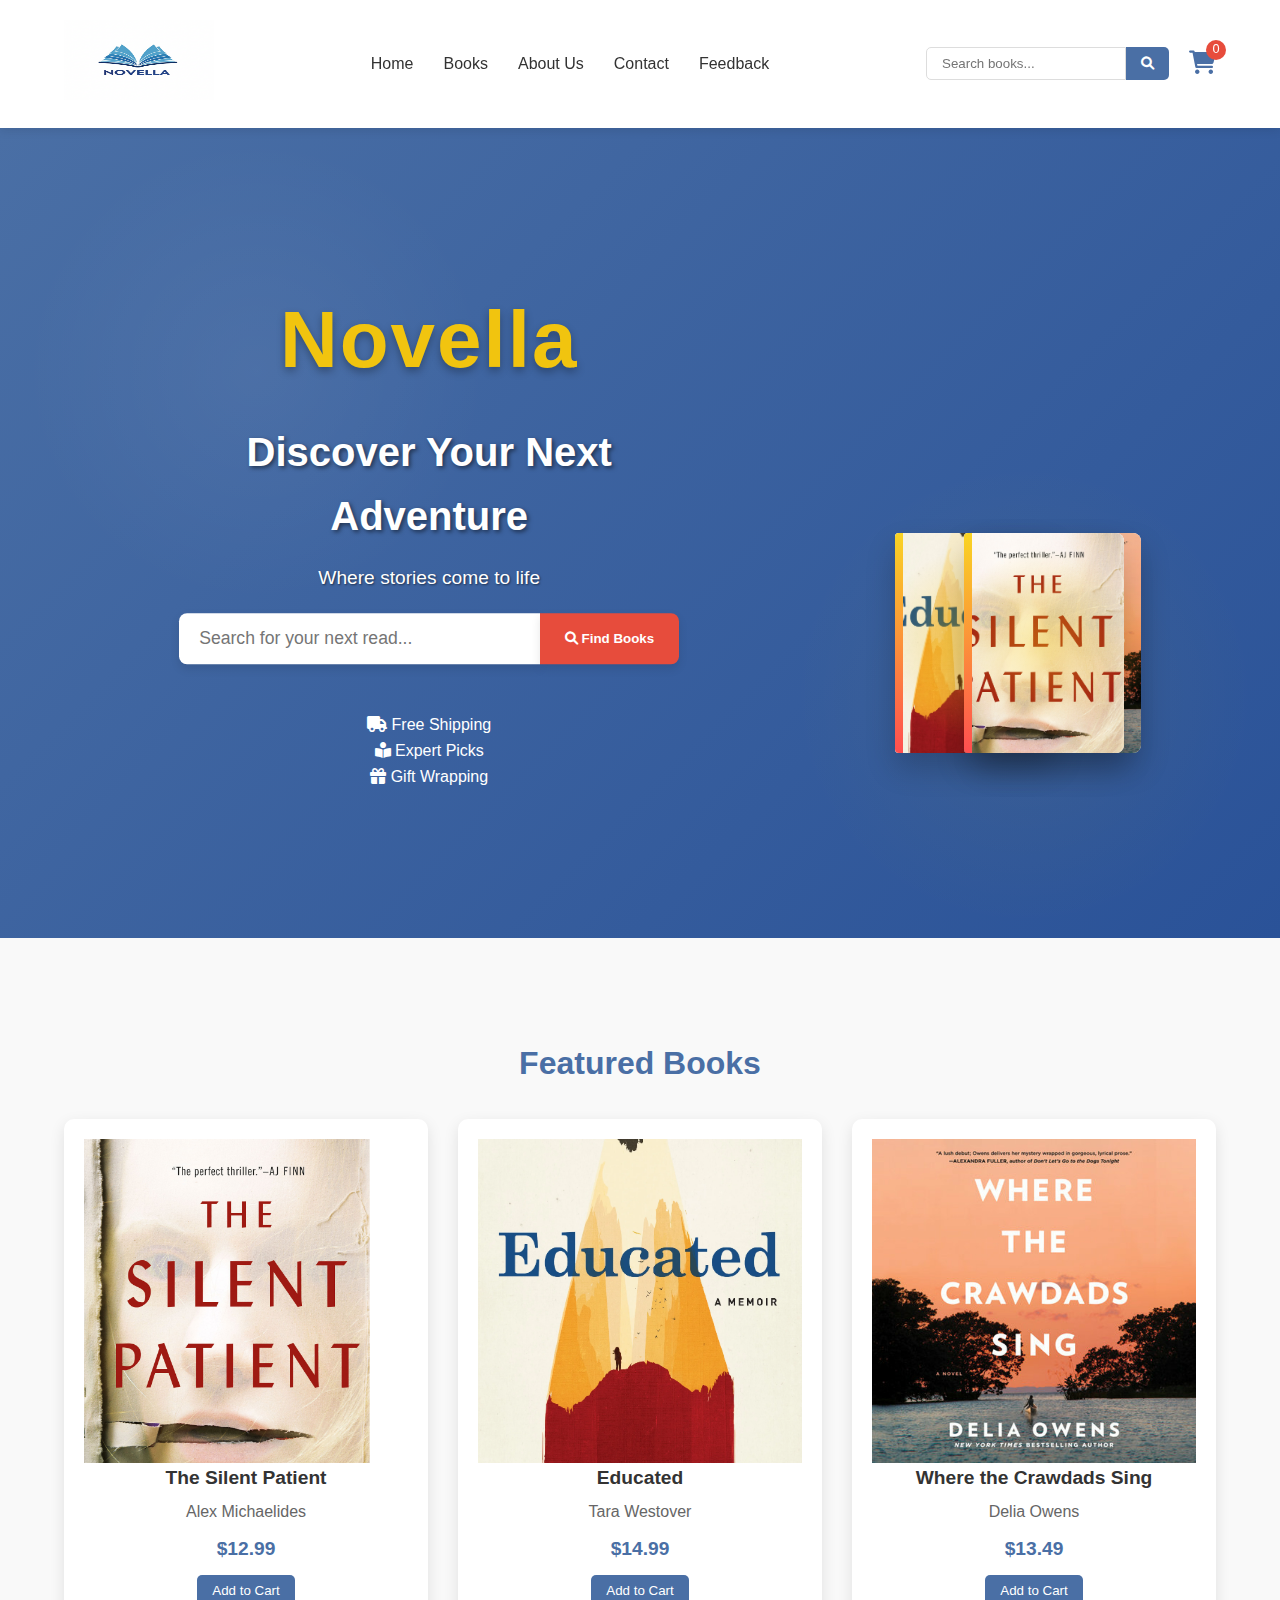
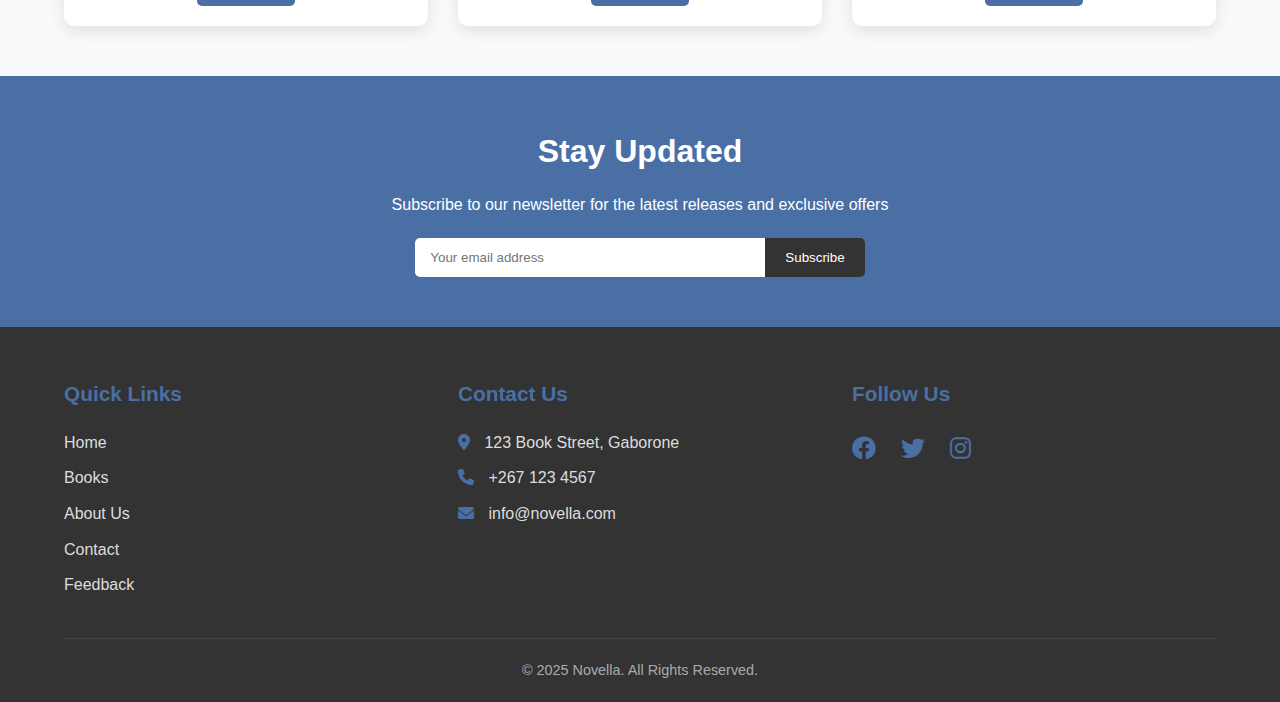
<file: index.html>
<!DOCTYPE html>
<html lang="en">
<head>
    <meta charset="UTF-8">
    <meta name="viewport" content="width=device-width, initial-scale=1.0">
    <title>Novella - Your Literary Paradise</title>
    <link rel="stylesheet" href="css/style.css">
    <link rel="stylesheet" href="https://cdnjs.cloudflare.com/ajax/libs/font-awesome/6.0.0-beta3/css/all.min.css">
</head>
<body>
    <header>
        <div class="logo-container">
            <img src="images/logo.png" alt="Novella Logo" width="150" height="80">
        </div>
        <nav>
            <ul>
                <li><a href="index.html">Home</a></li>
                <li><a href="books.html">Books</a></li>
                <li><a href="about.html">About Us</a></li>
                <li><a href="contact.html">Contact</a></li>
                <li><a href="feedback.html">Feedback</a></li>
            </ul>
        </nav>
        <div class="search-cart">
            <div class="search-box">
                <input type="text" placeholder="Search books...">
                <button><i class="fas fa-search"></i></button>
            </div>
            <div class="cart">
                <i class="fas fa-shopping-cart"></i>
                <span class="cart-count">0</span>
            </div>
        </div>
    </header>

    <section class="hero">
        <div class="hero-background">
            <!-- Animated particles will be added by JavaScript -->
        </div>
        
        <div class="hero-content">
            <div class="hero-text">
                <div class="store-name">Novella</div>
                <h1 class="hero-title">Discover Your Next Adventure</h1>
                <p class="hero-subtitle">Where stories come to life</p>
                
                <div class="hero-search">
                    <input type="text" placeholder="Search for your next read...">
                    <button><i class="fas fa-search"></i> Find Books</button>
                </div>
                
                <div class="hero-highlights">
                    <div class="highlight-item">
                        <i class="fas fa-truck"></i>
                        <span>Free Shipping</span>
                    </div>
                    <div class="highlight-item">
                        <i class="fas fa-book-reader"></i>
                        <span>Expert Picks</span>
                    </div>
                    <div class="highlight-item">
                        <i class="fas fa-gift"></i>
                        <span>Gift Wrapping</span>
                    </div>
                </div>
            </div>
            
            <!-- Floating books container on the right -->
            <div class="floating-books-container">
                <div class="floating-book" style="--delay: 0s">
                    <img src="images/books/book1.png" alt="Featured Book">
                    <div class="book-glow"></div>
                </div>
                <div class="floating-book" style="--delay: 0.4s">
                    <img src="images/books/book2.png" alt="Featured Book">
                    <div class="book-glow"></div>
                </div>
                <div class="floating-book" style="--delay: 0.8s">
                    <img src="images/books/book3.png" alt="Featured Book">
                    <div class="book-glow"></div>
                </div>
            </div>
        </div>
    </section>
    <section class="featured-books">
        <h2>Featured Books</h2>
        <div class="book-grid">
            <div class="book-card">
                <img 
                src="images/books/book1.png" 
                alt="The Silent Patient" 
                style="max-width: 100%; height: auto; display: block;"
                >
                <h3>The Silent Patient</h3>
                <p>Alex Michaelides</p>
                <div class="price">$12.99</div>
                <button class="add-to-cart">Add to Cart</button>
            </div>
            <div class="book-card">
                <img 
                            
                src="images/books/book2.png" 
                alt="Educated" 
                style="max-width: 100%; height: auto; display: block;"
                >
                <h3>Educated</h3>
                <p>Tara Westover</p>
                <div class="price">$14.99</div>
                <button class="add-to-cart">Add to Cart</button>
            </div>
            <div class="book-card">
                <img 
                src="images/books/book3.png" 
                alt="Where the Crawdads Sing" 
                style="max-width: 100%; height: auto; display: block;"
                >
                <h3>Where the Crawdads Sing</h3>
                <p>Delia Owens</p>
                <div class="price">$13.49</div>
                <button class="add-to-cart">Add to Cart</button>
            </div>
        </div>
    </section>

    <section class="newsletter">
        <h2>Stay Updated</h2>
        <p>Subscribe to our newsletter for the latest releases and exclusive offers</p>
        <form>
            <input type="email" placeholder="Your email address" required>
            <button type="submit">Subscribe</button>
        </form>
    </section>

    <footer>
        <div class="footer-content">
            <div class="footer-section">
                <h3>Quick Links</h3>
                <ul>
                    <li><a href="index.html">Home</a></li>
                    <li><a href="books.html">Books</a></li>
                    <li><a href="about.html">About Us</a></li>
                    <li><a href="contact.html">Contact</a></li>
                    <li><a href="feedback.html">Feedback</a></li>
                </ul>
            </div>
            <div class="footer-section">
                <h3>Contact Us</h3>
                <p><i class="fas fa-map-marker-alt"></i> 123 Book Street, Gaborone</p>
                <p><i class="fas fa-phone"></i> +267 123 4567</p>
                <p><i class="fas fa-envelope"></i> info@novella.com</p>
            </div>
            <div class="footer-section">
                <h3>Follow Us</h3>
                <div class="social-icons">
                    <a href="#"><i class="fab fa-facebook"></i></a>
                    <a href="#"><i class="fab fa-twitter"></i></a>
                    <a href="#"><i class="fab fa-instagram"></i></a>
                </div>
            </div>
        </div>
        <div class="footer-bottom">
            <p>&copy; 2025 Novella. All Rights Reserved.</p>
        </div>
    </footer>

    <script src="js/script.js"></script>
</body>
</html>
</file>
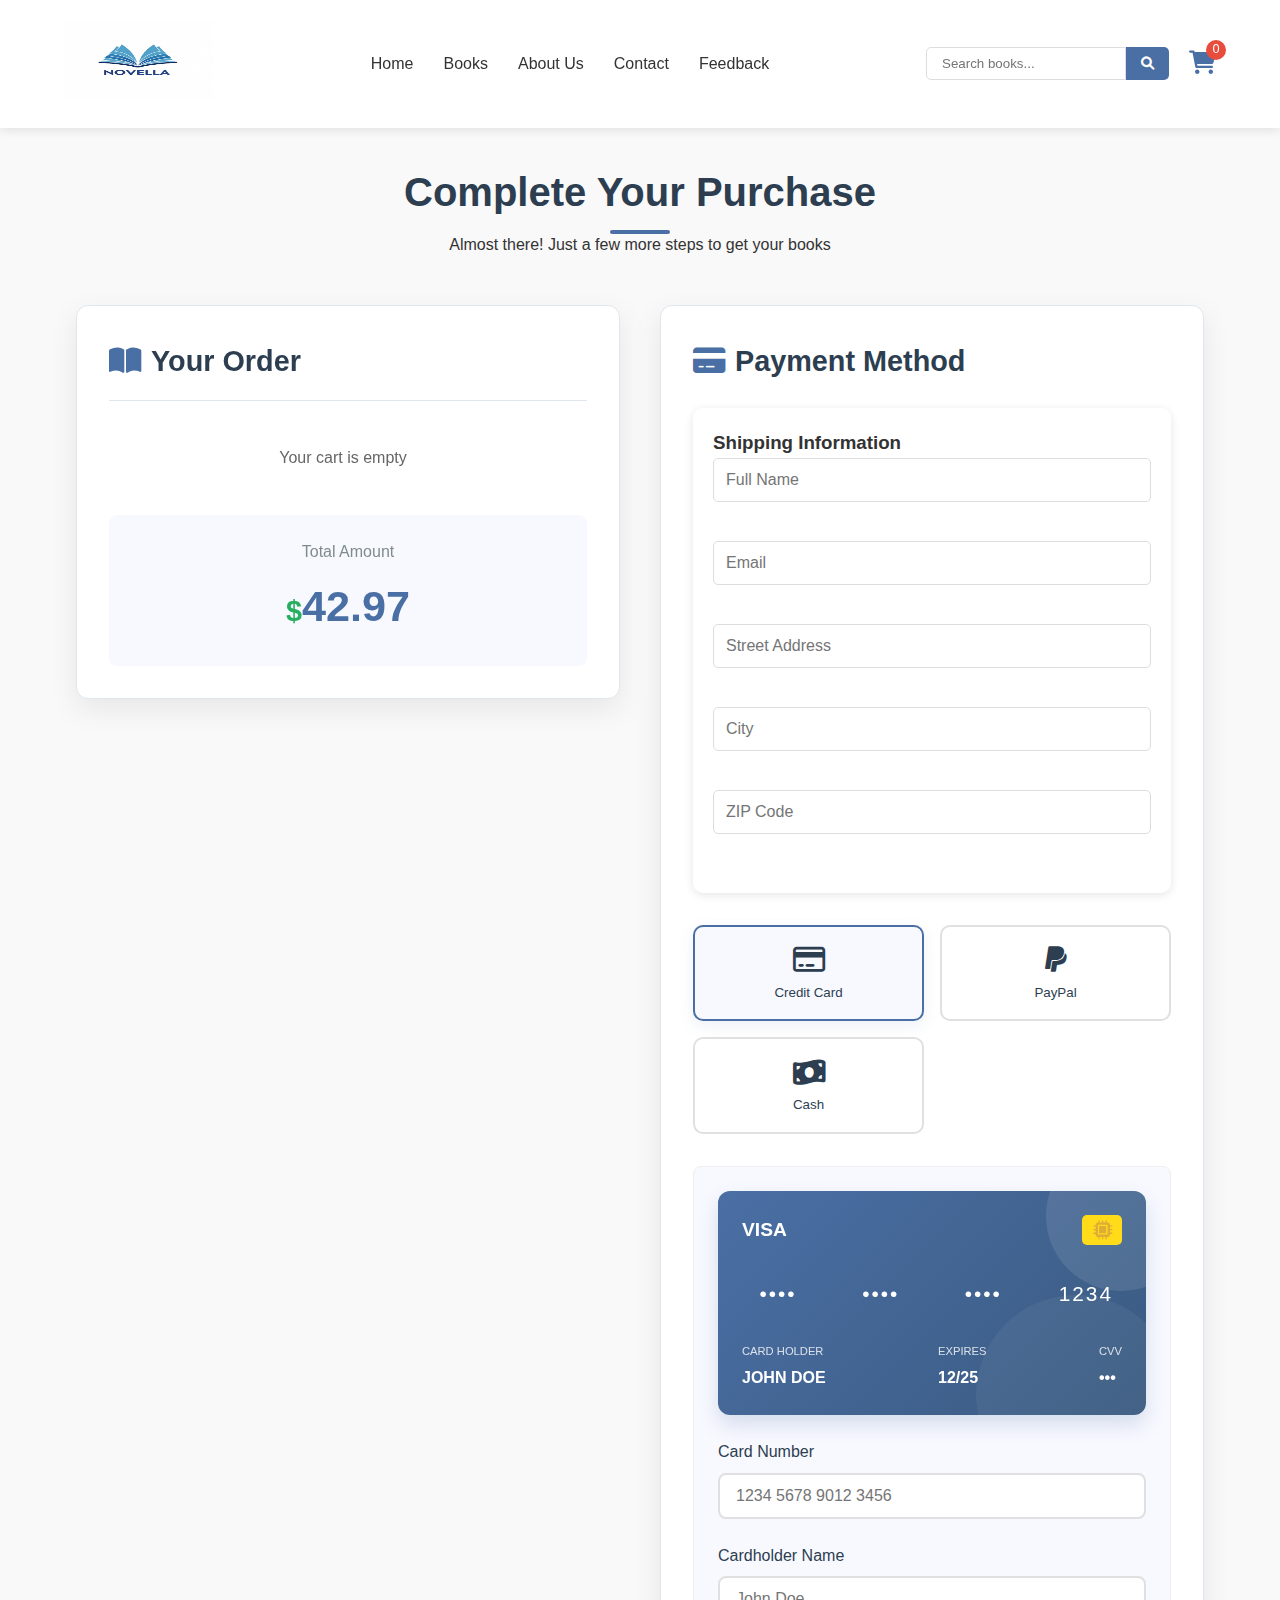
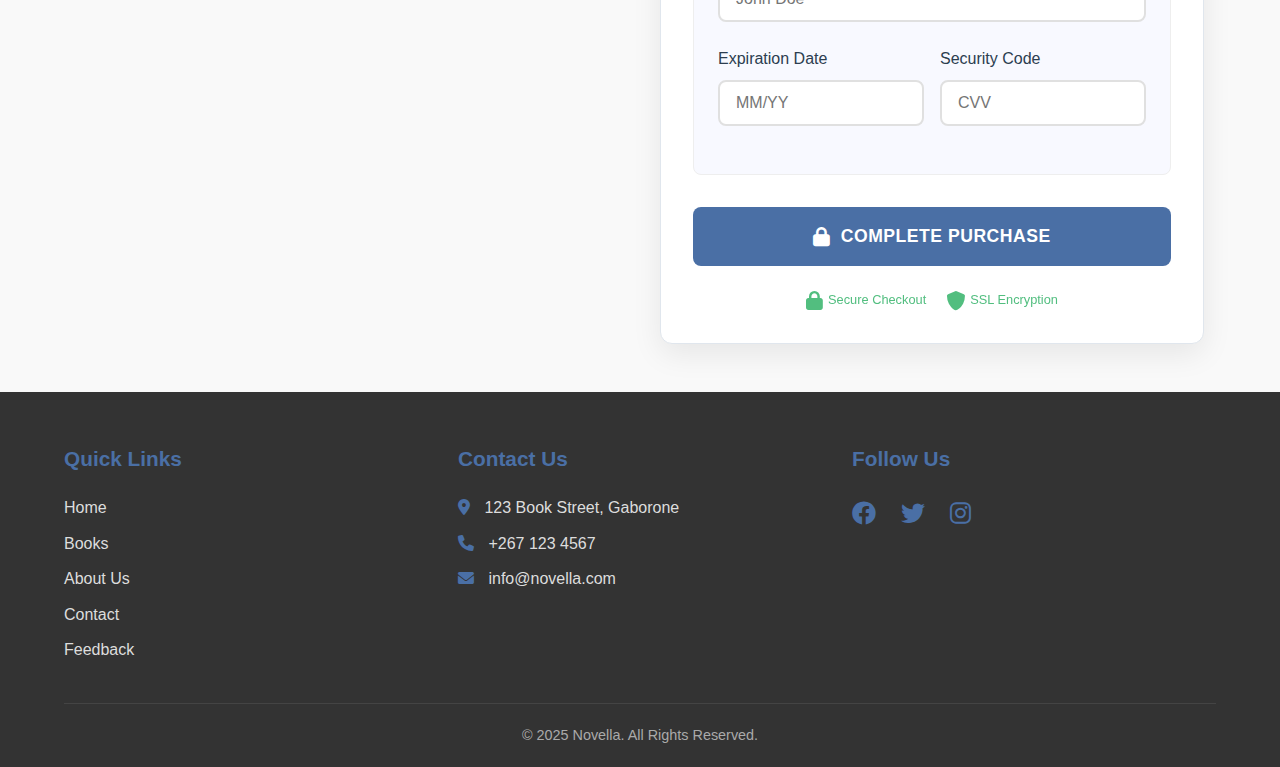
<file: checkout.html>
<!DOCTYPE html>
<html lang="en">
<head>
    <meta charset="UTF-8">
    <meta name="viewport" content="width=device-width, initial-scale=1.0">
    <title>Checkout - Novella</title>
    <link rel="stylesheet" href="css/style.css">
    <link rel="stylesheet" href="css/checkout.css">
    <link rel="stylesheet" href="https://cdnjs.cloudflare.com/ajax/libs/font-awesome/6.0.0-beta3/css/all.min.css">
  
</head>
<body>
    <header>
        <div class="logo-container">
            <img src="images/logo.png" alt="Novella Logo" width="150" height="80">
        </div>
        <nav>
            <ul>
                <li><a href="index.html">Home</a></li>
                <li><a href="books.html">Books</a></li>
                <li><a href="about.html">About Us</a></li>
                <li><a href="contact.html">Contact</a></li>
                <li><a href="feedback.html">Feedback</a></li>
            </ul>
        </nav>
        <div class="search-cart">
            <div class="search-box">
                <input type="text" id="searchInput" placeholder="Search books...">
                <button id="searchBtn"><i class="fas fa-search"></i></button>
            </div>
            <div class="cart" id="cartIcon">
                <i class="fas fa-shopping-cart"></i>
                <span class="cart-count">0</span>
            </div>
        </div>
    </header>

    <main class="checkout-page">
        <div class="checkout-header">
            <h1>Complete Your Purchase</h1>
            <p>Almost there! Just a few more steps to get your books</p>
        </div>
        
        <div class="checkout-section">
            <!-- Order Summary with Book Items -->
            <div class="order-summary">
                <h2><i class="fas fa-book-open"></i> Your Order</h2>
                
                <div class="order-items" id="orderItems">
                    <!-- Dynamically populated from cart -->
                    <div class="order-item">
                        <img src="images/books/book1.png" alt="The Silent Patient">
                        <div class="item-details">
                            <div class="item-title">The Silent Patient</div>
                            <div class="item-meta">
                                <span>1 × $12.99</span>
                                <span>$12.99</span>
                            </div>
                        </div>
                    </div>
                    
                    <div class="order-item">
                        <img src="images/books/book2.png" alt="Educated">
                        <div class="item-details">
                            <div class="item-title">Educated</div>
                            <div class="item-meta">
                                <span>2 × $14.99</span>
                                <span>$29.98</span>
                            </div>
                        </div>
                    </div>
                </div>
                
                <div class="total-amount">
                    <div class="total-label">Total Amount</div>
                    <div class="total-price">$<span id="checkoutTotal">42.97</span></div>
                </div>
            </div>

            <!-- Payment Section -->
            <div class="payment-methods">
                <h2><i class="fas fa-credit-card"></i> Payment Method</h2>
                
                <form id="checkoutForm" class="checkout-form">
                    <div class="form-section">
                        <h3>Shipping Information</h3>
                        <div class="form-group">
                            <input type="text" class="form-control" placeholder="Full Name" required>
                        </div>
                        <div class="form-group">
                            <input type="email" class="form-control" placeholder="Email" required>
                        </div>
                        <div class="form-group">
                            <input type="text" class="form-control" placeholder="Street Address" required>
                        </div>
                        <div class="form-group">
                            <input type="text" class="form-control" placeholder="City" required>
                        </div>
                        <div class="form-group">
                            <input type="text" class="form-control" placeholder="ZIP Code" required>
                        </div>
                    </div>
                </form>

                <div class="payment-options">
                    <button class="payment-method active" data-target="creditCardDetails">
                        <i class="far fa-credit-card"></i>
                        Credit Card
                    </button>
                    <button class="payment-method" data-target="paypalDetails">
                        <i class="fab fa-paypal"></i>
                        PayPal
                    </button>
                    <button class="payment-method" data-target="cashDetails">
                        <i class="fas fa-money-bill-wave"></i>
                        Cash
                    </button>
                </div>

                <!-- Credit Card Section - Enhanced -->
                <div class="payment-details" id="creditCardDetails">
                    <div class="credit-card">
                        <div class="card-header">
                            <div class="card-type">VISA</div>
                            <div class="card-chip">
                                <i class="fas fa-microchip"></i>
                            </div>
                        </div>
                        <div class="card-number">
                            <span>••••</span>
                            <span>••••</span>
                            <span>••••</span>
                            <span>1234</span>
                        </div>
                        <div class="card-footer">
                            <div class="card-info">
                                <span class="card-label">CARD HOLDER</span>
                                <span class="card-value">JOHN DOE</span>
                            </div>
                            <div class="card-info">
                                <span class="card-label">EXPIRES</span>
                                <span class="card-value">12/25</span>
                            </div>
                            <div class="card-info">
                                <span class="card-label">CVV</span>
                                <span class="card-value">•••</span>
                            </div>
                        </div>
                    </div>

                    <form id="creditCardForm">
                        <div class="form-group">
                            <label>Card Number</label>
                            <input type="text" class="form-control" placeholder="1234 5678 9012 3456" required>
                        </div>
                        <div class="form-group">
                            <label>Cardholder Name</label>
                            <input type="text" class="form-control" placeholder="John Doe" required>
                        </div>
                        <div class="form-row">
                            <div class="form-group">
                                <label>Expiration Date</label>
                                <input type="text" class="form-control" placeholder="MM/YY" required>
                            </div>
                            <div class="form-group">
                                <label>Security Code</label>
                                <input type="text" class="form-control" placeholder="CVV" required>
                            </div>
                        </div>
                    </form>
                </div>

                                
                <div class="payment-details" id="paypalDetails" style="display: none;">
                    <button class="paypal-button">
                        <img src="images/paypal-logo.png" alt="PayPal" style="height: 18px;"> <!-- Reduced from 24px -->
                    </button>
                    <p style="text-align: center; margin-top: 1rem; color: #7f8c8d; font-size: 0.9rem;">
                        You'll be redirected to PayPal to complete your purchase
                    </p>
                </div>

                <div class="payment-details" id="cashDetails" style="display: none;">
                    <div style="text-align: center; padding: 1rem;">
                        <i class="fas fa-money-bill-wave" style="font-size: 3rem; color: #27ae60; margin-bottom: 1rem;"></i>
                        <h3>Cash on Delivery</h3>
                        <p>Pay when you receive your order</p>
                        <p>Available in selected areas</p>
                        <p style="margin-top: 1rem;"><strong>Delivery Fee:</strong> $2.99</p>
                    </div>
                </div>

                <button class="confirm-payment">
                    <i class="fas fa-lock"></i> Complete Purchase
                </button>

                <div class="security-badges">
                    <div class="security-badge">
                        <i class="fas fa-lock"></i>
                        <span>Secure Checkout</span>
                    </div>
                    <div class="security-badge">
                        <i class="fas fa-shield-alt"></i>
                        <span>SSL Encryption</span>
                    </div>
                </div>
            </div>
        </div>
    </main>

    <footer>
        <div class="footer-content">
            <div class="footer-section">
                <h3>Quick Links</h3>
                <ul>
                    <li><a href="index.html">Home</a></li>
                    <li><a href="books.html">Books</a></li>
                    <li><a href="about.html">About Us</a></li>
                    <li><a href="contact.html">Contact</a></li>
                    <li><a href="feedback.html">Feedback</a></li>
                </ul>
            </div>
            <div class="footer-section">
                <h3>Contact Us</h3>
                <p><i class="fas fa-map-marker-alt"></i> 123 Book Street, Gaborone</p>
                <p><i class="fas fa-phone"></i> +267 123 4567</p>
                <p><i class="fas fa-envelope"></i> info@novella.com</p>
            </div>
            <div class="footer-section">
                <h3>Follow Us</h3>
                <div class="social-icons">
                    <a href="#"><i class="fab fa-facebook"></i></a>
                    <a href="#"><i class="fab fa-twitter"></i></a>
                    <a href="#"><i class="fab fa-instagram"></i></a>
                </div>
            </div>
        </div>
        <div class="footer-bottom">
            <p>&copy; 2025 Novella. All Rights Reserved.</p>
        </div>
    </footer>

    <script src="js/script.js"></script>
    <script>
        // Enhanced Checkout Functionality
        document.addEventListener('DOMContentLoaded', function() {
            // Load cart items from localStorage
            const cartItems = JSON.parse(localStorage.getItem('cartItems')) || [];
            const orderItemsContainer = document.getElementById('orderItems');
            const checkoutTotal = document.getElementById('checkoutTotal');
            
            // Render order items
            function renderOrderItems() {
                if (cartItems.length === 0) {
                    orderItemsContainer.innerHTML = '<p class="empty-cart">Your cart is empty</p>';
                    return;
                }
                
                let total = 0;
                orderItemsContainer.innerHTML = cartItems.map(item => `
                    <div class="order-item">
                        <img src="images/books/${item.image}" alt="${item.title}">
                        <div class="item-details">
                            <div class="item-title">${item.title}</div>
                            <div class="item-meta">
                                <span>${item.quantity} × $${item.price.toFixed(2)}</span>
                                <span>$${(item.price * item.quantity).toFixed(2)}</span>
                            </div>
                        </div>
                    </div>
                `).join('');
                
                // Calculate total
                total = cartItems.reduce((sum, item) => sum + (item.price * item.quantity), 0);
                checkoutTotal.textContent = total.toFixed(2);
            }
            
            // Payment method switching
            document.querySelectorAll('.payment-method').forEach(method => {
                method.addEventListener('click', function() {
                    document.querySelectorAll('.payment-method').forEach(m => m.classList.remove('active'));
                    this.classList.add('active');
                    document.querySelectorAll('.payment-details').forEach(d => d.style.display = 'none');
                    document.getElementById(this.dataset.target).style.display = 'block';
                });
            });
            
            // Form submission
            document.getElementById('checkoutForm').addEventListener('submit', function(e) {
                e.preventDefault();
                
                // Show processing animation
                const btn = document.querySelector('.confirm-payment');
                btn.innerHTML = '<i class="fas fa-spinner fa-spin"></i> Processing...';
                btn.disabled = true;
                
                // Simulate processing delay
                setTimeout(() => {
                    alert('Thank you for your purchase! Your order is being processed.');
                    localStorage.removeItem('cartItems');
                    window.location.href = 'index.html';
                }, 2000);
            });
            
            // Initialize
            renderOrderItems();
        });
    </script>
</body>
</html>
</file>
<file: css/style.css>
/* Global Styles */
* {
    margin: 0;
    padding: 0;
    box-sizing: border-box;
    font-family: 'Segoe UI', Tahoma, Geneva, Verdana, sans-serif;
}

body {
    line-height: 1.6;
    color: #333;
    background-color: #f9f9f9;
}

a {
    text-decoration: none;
    color: #333;
}

.btn {
    display: inline-block;
    padding: 10px 20px;
    background-color: #4a6fa5;
    color: white;
    border-radius: 5px;
    transition: background-color 0.3s;
}

.btn:hover {
    background-color: #3a5a80;
}

/* Header Styles */
header {
    display: flex;
    justify-content: space-between;
    align-items: center;
    padding: 20px 5%;
    background-color: white;
    box-shadow: 0 2px 10px rgba(0, 0, 0, 0.1);
    position: sticky;
    top: 0;
    z-index: 100;
}

.logo-container img {
    height: 80px;
}

nav ul {
    display: flex;
    list-style: none;
}

nav ul li {
    margin: 0 15px;
}

nav ul li a {
    font-weight: 500;
    transition: color 0.3s;
}

nav ul li a:hover {
    color: #4a6fa5;
}

.search-cart {
    display: flex;
    align-items: center;
}

.search-box {
    display: flex;
    margin-right: 20px;
}

.search-box input {
    padding: 8px 15px;
    border: 1px solid #ddd;
    border-radius: 5px 0 0 5px;
    width: 200px;
}

.search-box button {
    padding: 8px 15px;
    background-color: #4a6fa5;
    color: white;
    border: none;
    border-radius: 0 5px 5px 0;
    cursor: pointer;
}

.cart {
    position: relative;
    cursor: pointer;
}

.cart i {
    font-size: 1.5rem;
    color: #4a6fa5;
}

.cart-count {
    position: absolute;
    top: -10px;
    right: -10px;
    background-color: #e74c3c;
    color: white;
    border-radius: 50%;
    width: 20px;
    height: 20px;
    display: flex;
    justify-content: center;
    align-items: center;
    font-size: 0.8rem;
}

/* Hero Section */
.hero {
    position: relative;
    margin-bottom: 50px;
}

.hero img {
    width: 100%;
    height: auto;
    display: block;
}

.hero-text {
    position: absolute;
    top: 50%;
    left: 10%;
    transform: translateY(-50%);
    color: white;
    max-width: 500px;
}

.hero-text h1 {
    font-size: 2.5rem;
    margin-bottom: 15px;
    text-shadow: 2px 2px 4px rgba(0, 0, 0, 0.5);
}

.hero-text p {
    font-size: 1.2rem;
    margin-bottom: 20px;
    text-shadow: 1px 1px 2px rgba(0, 0, 0, 0.5);
}

/* Featured Books */
.featured-books {
    padding: 50px 5%;
    text-align: center;
}

.featured-books h2 {
    font-size: 2rem;
    margin-bottom: 30px;
    color: #4a6fa5;
}

.book-grid {
    display: grid;
    grid-template-columns: repeat(auto-fit, minmax(250px, 1fr));
    gap: 30px;
    margin-top: 30px;
}

.book-card {
    background: white;
    border-radius: 10px;
    overflow: hidden;
    box-shadow: 0 5px 15px rgba(0, 0, 0, 0.1);
    transition: transform 0.3s;
    padding: 20px;
    text-align: center;
}

.book-card:hover {
    transform: translateY(-10px);
}

.book-card img {
    width: 100%;
    height: 200px;  /* reduce height */
    object-fit: cover;
}


.book-card h3 {
    margin-bottom: 5px;
    font-size: 1.2rem;
}

.book-card p {
    color: #666;
    margin-bottom: 10px;
}

.price {
    font-weight: bold;
    color: #4a6fa5;
    font-size: 1.2rem;
    margin: 10px 0;
}

.add-to-cart {
    padding: 8px 15px;
    background-color: #4a6fa5;
    color: white;
    border: none;
    border-radius: 5px;
    cursor: pointer;
    transition: background-color 0.3s;
}

.add-to-cart:hover {
    background-color: #3a5a80;
}

/* Newsletter */
.newsletter {
    background-color: #4a6fa5;
    color: white;
    padding: 50px 5%;
    text-align: center;
}

.newsletter h2 {
    font-size: 2rem;
    margin-bottom: 15px;
}

.newsletter p {
    margin-bottom: 20px;
    max-width: 600px;
    margin-left: auto;
    margin-right: auto;
}

.newsletter form {
    display: flex;
    justify-content: center;
    max-width: 500px;
    margin: 0 auto;
}

.newsletter input {
    padding: 12px 15px;
    border: none;
    border-radius: 5px 0 0 5px;
    width: 70%;
}

.newsletter button {
    padding: 12px 20px;
    background-color: #333;
    color: white;
    border: none;
    border-radius: 0 5px 5px 0;
    cursor: pointer;
    transition: background-color 0.3s;
}

.newsletter button:hover {
    background-color: #222;
}

/* Footer */
footer {
    background-color: #333;
    color: white;
    padding: 50px 5% 20px;
}

.footer-content {
    display: grid;
    grid-template-columns: repeat(auto-fit, minmax(200px, 1fr));
    gap: 30px;
    margin-bottom: 30px;
}

.footer-section h3 {
    font-size: 1.3rem;
    margin-bottom: 20px;
    color: #4a6fa5;
}

.footer-section ul {
    list-style: none;
}

.footer-section ul li {
    margin-bottom: 10px;
}

.footer-section ul li a {
    color: #ddd;
    transition: color 0.3s;
}

.footer-section ul li a:hover {
    color: #4a6fa5;
}

.footer-section p {
    margin-bottom: 10px;
    color: #ddd;
}

.footer-section i {
    margin-right: 10px;
    color: #4a6fa5;
}

.social-icons {
    display: flex;
    gap: 15px;
}

.social-icons a {
    color: white;
    font-size: 1.5rem;
    transition: color 0.3s;
}

.social-icons a:hover {
    color: #4a6fa5;
}

.footer-bottom {
    text-align: center;
    padding-top: 20px;
    border-top: 1px solid #444;
    color: #aaa;
    font-size: 0.9rem;
}

/* Responsive Design */
@media (max-width: 768px) {
    header {
        flex-direction: column;
        padding: 15px;
    }

    .logo-container {
        margin-bottom: 15px;
    }

    nav ul {
        margin-bottom: 15px;
    }

    .search-cart {
        width: 100%;
        justify-content: center;
    }

    .hero-text {
        position: static;
        transform: none;
        padding: 20px;
        color: #333;
        max-width: 100%;
        text-align: center;
    }

    .hero-text h1, .hero-text p {
        text-shadow: none;
    }

    .newsletter form {
        flex-direction: column;
    }

    .newsletter input {
        width: 100%;
        border-radius: 5px;
        margin-bottom: 10px;
    }

    .newsletter button {
        width: 100%;
        border-radius: 5px;
    }
}

@media (max-width: 480px) {
    nav ul {
        flex-direction: column;
        align-items: center;
    }

    nav ul li {
        margin: 5px 0;
    }

    .search-box input {
        width: 150px;
    }
}


/* Cart Modal Styles */
.cart-modal {
  display: none;
  position: fixed;
  top: 0;
  left: 0;
  width: 100%;
  height: 100%;
  background-color: rgba(0, 0, 0, 0.7);
  z-index: 1001;
}

.cart-content {
  background-color: white;
  margin: 50px auto;
  padding: 20px;
  width: 80%;
  max-width: 600px;
  border-radius: 8px;
  position: relative;
  animation: modalOpen 0.3s ease-out;
}

.close-cart {
  position: absolute;
  top: 15px;
  right: 20px;
  font-size: 28px;
  cursor: pointer;
  color: #aaa;
}

.cart-items {
  max-height: 400px;
  overflow-y: auto;
  margin: 20px 0;
}

.cart-item {
  display: flex;
  justify-content: space-between;
  align-items: center;
  padding: 10px 0;
  border-bottom: 1px solid #eee;
}

.cart-item-info {
  flex: 1;
}

.cart-item-title {
  font-weight: bold;
}

.cart-item-price {
  color: #4a6fa5;
  margin: 5px 0;
}

.cart-item-quantity {
  display: flex;
  align-items: center;
}

.cart-item-quantity button {
  background: #f5f5f5;
  border: 1px solid #ddd;
  width: 25px;
  height: 25px;
  border-radius: 4px;
  cursor: pointer;
}

.cart-item-quantity span {
  margin: 0 10px;
}

.remove-item {
  color: #ff6b6b;
  cursor: pointer;
  margin-left: 15px;
}

.cart-total {
  text-align: right;
  font-size: 1.2rem;
  margin-top: 20px;
}

.checkout-btn {
  background-color: #4a6fa5;
  color: white;
  border: none;
  padding: 10px 20px;
  border-radius: 5px;
  cursor: pointer;
  margin-top: 10px;
  font-size: 1rem;
}

.checkout-btn:hover {
  background-color: #3a5a80;
}

/* Checkout Page Styles */
.checkout-page {
    max-width: 800px;
    margin: 40px auto;
    padding: 20px;
}

.checkout-form {
    display: grid;
    gap: 30px;
}

.form-section {
    background: white;
    padding: 20px;
    border-radius: 10px;
    box-shadow: 0 2px 10px rgba(0,0,0,0.1);
}

.checkout-form input {
    width: 100%;
    padding: 12px;
    margin-bottom: 15px;
    border: 1px solid #ddd;
    border-radius: 5px;
}

.card-details {
    display: grid;
    grid-template-columns: 1fr 1fr;
    gap: 15px;
}

.empty-cart {
    text-align: center;
    color: #666;
    padding: 20px;
}

.cart-item {
    display: flex;
    justify-content: space-between;
    padding: 15px 0;
    border-bottom: 1px solid #eee;
}

.remove-item {
    background: none;
    border: none;
    color: #e74c3c;
    font-size: 1.2rem;
    cursor: pointer;
}
  

/* checkout.css */
.checkout-section {
    max-width: 1200px;
    margin: 2rem auto;
    display: grid;
    gap: 2rem;
    padding: 1rem;
}

.order-summary {
    background: #fff;
    padding: 2rem;
    border-radius: 10px;
    box-shadow: 0 2px 10px rgba(0,0,0,0.1);
}

.payment-methods {
    background: #fff;
    padding: 2rem;
    border-radius: 10px;
    box-shadow: 0 2px 10px rgba(0,0,0,0.1);
}

.payment-options {
    display: grid;
    gap: 1rem;
    grid-template-columns: repeat(auto-fit, minmax(200px, 1fr));
    margin: 1rem 0;
}

.payment-method {
    padding: 1rem;
    border: 2px solid #ddd;
    border-radius: 8px;
    background: none;
    cursor: pointer;
    transition: all 0.3s;
}

.payment-method.active {
    border-color: #4a6fa5;
    background: #f0f4f8;
}

.payment-details {
    margin: 1rem 0;
    padding: 1rem;
    border: 1px solid #eee;
    border-radius: 8px;
}

.confirm-payment {
    width: 100%;
    padding: 1rem;
    background: #4a6fa5;
    color: white;
    border: none;
    border-radius: 8px;
    font-size: 1.1rem;
    cursor: pointer;
    transition: background 0.3s;
}

.confirm-payment:hover {
    background: #3a5a80;
}


.cart-modal {
    position: fixed;
    top: 0;
    right: 0;
    width: 400px;
    height: 100vh;
    background: white;
    box-shadow: -2px 0 10px rgba(0,0,0,0.1);
    transition: transform 0.3s ease;
    z-index: 1000;
}

.cart-item img {
    max-height: 80px;
    margin-right: 15px;
}

#checkoutTotal {
    font-size: 1.5em;
    color: #4a6fa5;
    font-weight: bold;
}





/* ==================== */
/* HERO SECTION - Novella */
/* ==================== */
.hero {
    position: relative;
    height: 90vh;
    min-height: 700px;
    background: linear-gradient(135deg, #4a6fa5 0%, #2a5298 100%);
    color: white;
    overflow: hidden;
    display: flex;
    align-items: center;
    justify-content: center; /* Center content vertically and horizontally */
    padding: 0 5%;
    text-align: center; /* Center text for all child elements */
}

.hero::before {
    content: '';
    position: absolute;
    top: 0;
    left: 0;
    width: 100%;
    height: 100%;
    background: 
        radial-gradient(circle at 20% 30%, rgba(255, 255, 255, 0.05) 0%, transparent 20%),
        radial-gradient(circle at 80% 70%, rgba(255, 215, 0, 0.05) 0%, transparent 20%);
}

.hero-content {
    position: relative;
    z-index: 3;
    max-width: 1200px;
    width: 100%;
    display: flex;
    flex-direction: column;
    align-items: center;
}

/* Novella Logo/Title */
.store-name {
    font-size: 5rem;
    font-weight: 700;
    margin-bottom: 1rem;
    color: #f1c40f;
    text-shadow: 0 4px 8px rgba(0,0,0,0.3);
    animation: fadeIn 0.8s ease;
    letter-spacing: 2px;
}

/* Hero Text Elements */
.hero-tagline {
    font-size: 1.8rem;
    margin-bottom: 2rem;
    opacity: 0.9;
    max-width: 700px;
    animation: fadeInUp 0.8s ease 0.2s both;
}

/* Search Section */
.hero-search {
    display: flex;
    max-width: 600px;
    width: 100%;
    margin-bottom: 3rem;
    animation: fadeInUp 0.8s ease 0.4s both;
}

.hero-search input {
    flex: 1;
    padding: 15px 20px;
    border: none;
    border-radius: 8px 0 0 8px;
    font-size: 1.1rem;
    box-shadow: 0 4px 10px rgba(0,0,0,0.1);
}

.hero-search button {
    padding: 0 25px;
    background: #e74c3c;
    color: white;
    border: none;
    border-radius: 0 8px 8px 0;
    font-weight: 600;
    cursor: pointer;
    transition: all 0.3s;
    box-shadow: 0 4px 10px rgba(0,0,0,0.1);
}

.hero-search button:hover {
    background: #c0392b;
    transform: translateY(-2px);
}

/* Floating Books - Right Side Only */
/* Floating Books Container */
.floating-books-container {
    position: absolute;
    right: 5%;
    top: 50%;
    transform: translateY(-50%);
    width: 30%;
    max-width: 400px;
    height: 80%;
    display: none; /* Hidden on mobile */
}

@media (min-width: 992px) {
    .floating-books-container {
        display: block;
    }
}

/* Floating Book Elements */
.floating-book {
    position: absolute;
    width: 160px;
    height: 220px;
    border-radius: 4px 8px 8px 4px;
    overflow: hidden; /* Ensures content stays within bounds */
    box-shadow: 0 15px 30px rgba(0,0,0,0.2);
    animation: floatBook 8s infinite ease-in-out;
    animation-delay: var(--delay);
    background: white; /* Fallback if image doesn't load */
}

/* Book Image Styling */
.floating-book img {
    width: 100%;
    height: 100%;
    object-fit: cover; /* Ensures image covers container while maintaining aspect ratio */
    object-position: center; /* Centers the image within container */
    display: block; /* Removes default image spacing */
}

/* Book Spine Effect */
.floating-book::before {
    content: '';
    position: absolute;
    left: 0;
    top: 0;
    height: 100%;
    width: 8px;
    background: linear-gradient(to bottom, #f9d423 0%, #ff4e50 100%);
    z-index: 2; /* Places spine above image */
}

/* Glow Effect */
.book-glow {
    position: absolute;
    top: 0;
    left: 0;
    width: 100%;
    height: 100%;
    background: radial-gradient(circle at center, rgba(241, 196, 15, 0.4) 0%, transparent 70%);
    z-index: 1; /* Places glow between spine and image */
    animation: pulse 4s infinite ease-in-out;
    animation-delay: var(--delay);
}

/* Book Positioning Adjustments */
.floating-book:nth-child(1) {
    top: 15%;
    right: 10%;
    --rotation: -15deg;
    z-index: 3;
}

.floating-book:nth-child(2) {
    top: 50%;
    right: 30%;
    --rotation: 5deg;
    z-index: 2;
}

.floating-book:nth-child(3) {
    top: 30%;
    right: 5%;
    --rotation: 15deg;
    z-index: 1;
}

/* Animation Adjustments */
@keyframes floatBook {
    0%, 100% {
        transform: translateY(0) rotate(var(--rotation));
    }
    50% {
        transform: translateY(-20px) rotate(calc(var(--rotation) + 5deg));
    }
}

@keyframes pulse {
    0%, 100% {
        opacity: 0.6;
        transform: scale(1);
    }
    50% {
        opacity: 0.9;
        transform: scale(1.02);
    }
}

/* Mobile Optimizations */
@media (max-width: 768px) {
    .store-name {
        font-size: 3.5rem;
    }
    
    .hero-tagline {
        font-size: 1.4rem;
    }
    
    .hero-search {
        flex-direction: column;
    }
    
    .hero-search input,
    .hero-search button {
        width: 100%;
        border-radius: 8px;
    }
    
    .hero-search button {
        margin-top: 10px;
        padding: 15px;
    }
}

nav ul li a {
    padding: 5px 0;
    position: relative;
    transition: all 0.3s ease;
}

nav ul li a.active {
    color: #4a6fa5;
    font-weight: 600;
}

nav ul li a.active::after {
    content: '';
    position: absolute;
    bottom: 0;
    left: 0;
    width: 100%;
    height: 2px;
    background-color: #4a6fa5;
    transform: scaleX(0);
    transform-origin: left;
    animation: navUnderline 0.3s ease-out forwards;
}

@keyframes navUnderline {
    to { transform: scaleX(1); }
}

/* Active Navigation Link Styling */
nav ul li a.active {
    color: #4a6fa5;
    position: relative;
}

nav ul li a.active::after {
    content: '';
    position: absolute;
    bottom: -5px;
    left: 0;
    width: 100%;
    height: 2px;
    background-color: #4a6fa5;
    animation: underline 0.3s ease-out;
}

@keyframes underline {
    from { transform: scaleX(0); }
    to { transform: scaleX(1); }
}
</file>
<file: css/checkout.css>
/* Enhanced Checkout Styles */
        .checkout-page {
            max-width: 1200px;
            margin: 2rem auto;
            padding: 0 20px;
            font-family: 'Segoe UI', Tahoma, Geneva, Verdana, sans-serif;
        }

        .checkout-header {
            text-align: center;
            margin-bottom: 2rem;
            position: relative;
        }

        .checkout-header h1 {
            font-size: 2.5rem;
            color: #2c3e50;
            margin-bottom: 0.5rem;
            position: relative;
            display: inline-block;
        }

        .checkout-header h1:after {
            content: '';
            position: absolute;
            width: 60px;
            height: 4px;
            background: #4a6fa5;
            bottom: -10px;
            left: 50%;
            transform: translateX(-50%);
            border-radius: 2px;
        }

        .checkout-section {
            display: grid;
            grid-template-columns: 1fr 1fr;
            gap: 40px;
            margin-top: 2rem;
        }

        /* Order Summary - Enhanced */
        .order-summary {
            background: #ffffff;
            padding: 2rem;
            border-radius: 12px;
            box-shadow: 0 10px 30px rgba(0,0,0,0.08);
            position: sticky;
            top: 20px;
            height: fit-content;
            border: 1px solid #e0e6ed;
        }

        .order-summary h2 {
            color: #2c3e50;
            font-size: 1.8rem;
            margin-bottom: 1.5rem;
            padding-bottom: 1rem;
            border-bottom: 1px solid #e0e6ed;
            display: flex;
            align-items: center;
        }

        .order-summary h2 i {
            margin-right: 10px;
            color: #4a6fa5;
        }

        .order-items {
            margin: 1.5rem 0;
            max-height: 400px;
            overflow-y: auto;
            padding-right: 10px;
        }

        .order-item {
            display: flex;
            align-items: center;
            padding: 1rem 0;
            border-bottom: 1px solid #f0f4f8;
        }

        .order-item:last-child {
            border-bottom: none;
        }

        .order-item img {
            width: 60px;
            height: 80px;
            object-fit: cover;
            border-radius: 4px;
            margin-right: 15px;
            box-shadow: 0 3px 10px rgba(0,0,0,0.1);
        }

        .item-details {
            flex: 1;
        }

        .item-title {
            font-weight: 600;
            color: #2c3e50;
            margin-bottom: 5px;
        }

        .item-meta {
            display: flex;
            justify-content: space-between;
            color: #7f8c8d;
            font-size: 0.9rem;
        }

        .total-amount {
            background: #f8f9ff;
            padding: 1.5rem;
            border-radius: 8px;
            margin-top: 1.5rem;
            text-align: center;
        }

        .total-label {
            font-size: 1rem;
            color: #7f8c8d;
            margin-bottom: 0.5rem;
        }

        .total-price {
            font-size: 1.8rem;
            color: #27ae60;
            font-weight: 700;
        }

        /* Payment Methods - Enhanced */
        .payment-methods {
            background: #ffffff;
            padding: 2rem;
            border-radius: 12px;
            box-shadow: 0 10px 30px rgba(0,0,0,0.08);
            border: 1px solid #e0e6ed;
        }

        .payment-methods h2 {
            color: #2c3e50;
            font-size: 1.8rem;
            margin-bottom: 1.5rem;
            display: flex;
            align-items: center;
        }

        .payment-methods h2 i {
            margin-right: 10px;
            color: #4a6fa5;
        }

        .payment-options {
            display: grid;
            gap: 1rem;
            grid-template-columns: repeat(auto-fit, minmax(180px, 1fr));
            margin: 2rem 0;
        }

        .payment-method {
            padding: 1.2rem;
            border: 2px solid #e0e0e0;
            border-radius: 10px;
            background: none;
            cursor: pointer;
            transition: all 0.3s ease;
            display: flex;
            flex-direction: column;
            align-items: center;
            gap: 10px;
            font-weight: 500;
            color: #2c3e50;
            text-align: center;
        }

        .payment-method i {
            font-size: 1.8rem;
        }

        .payment-method:hover {
            border-color: #4a6fa5;
            transform: translateY(-2px);
        }

        .payment-method.active {
            border-color: #4a6fa5;
            background: #f8f9ff;
            box-shadow: 0 5px 15px rgba(74, 111, 165, 0.1);
        }

        /* Credit Card Section - Super Enhanced */
        .payment-details {
            margin: 2rem 0;
            padding: 1.5rem;
            border: 1px solid #eee;
            border-radius: 8px;
            background: #f8f9ff;
            animation: fadeIn 0.3s ease-out;
        }

        .credit-card {
            background: linear-gradient(135deg, #4a6fa5, #3a5a80);
            border-radius: 12px;
            padding: 1.5rem;
            color: white;
            margin-bottom: 1.5rem;
            box-shadow: 0 10px 20px rgba(74, 111, 165, 0.2);
            position: relative;
            overflow: hidden;
        }

        .credit-card:before {
            content: '';
            position: absolute;
            top: -50px;
            right: -50px;
            width: 150px;
            height: 150px;
            background: rgba(255,255,255,0.1);
            border-radius: 50%;
        }

        .credit-card:after {
            content: '';
            position: absolute;
            bottom: -80px;
            right: -30px;
            width: 200px;
            height: 200px;
            background: rgba(255,255,255,0.05);
            border-radius: 50%;
        }

        .card-header {
            display: flex;
            justify-content: space-between;
            align-items: center;
            margin-bottom: 2rem;
        }

        .card-type {
            font-weight: 600;
            font-size: 1.2rem;
        }

        .card-chip {
            width: 40px;
            height: 30px;
            background: #ffd700;
            border-radius: 5px;
            display: flex;
            align-items: center;
            justify-content: center;
        }

        .card-chip i {
            color: #daa520;
            font-size: 1.2rem;
        }

        .card-number {
            font-family: 'Courier New', monospace;
            font-size: 1.3rem;
            letter-spacing: 2px;
            margin-bottom: 2rem;
            display: flex;
            justify-content: space-between;
        }

        .card-number span {
            width: 19%;
            text-align: center;
        }

        .card-footer {
            display: flex;
            justify-content: space-between;
        }

        .card-info {
            display: flex;
            flex-direction: column;
        }

        .card-label {
            font-size: 0.7rem;
            opacity: 0.8;
            margin-bottom: 5px;
        }

        .card-value {
            font-size: 1rem;
            font-weight: 600;
        }

        /* Form Styles */
        .form-group {
            margin-bottom: 1.5rem;
        }

        .form-group label {
            display: block;
            margin-bottom: 0.5rem;
            font-weight: 500;
            color: #2c3e50;
        }

        .form-control {
            width: 100%;
            padding: 12px 16px;
            border: 2px solid #e0e0e0;
            border-radius: 8px;
            font-size: 1rem;
            transition: all 0.3s ease;
            background: white;
        }

        .form-control:focus {
            border-color: #4a6fa5;
            box-shadow: 0 0 0 3px rgba(74, 111, 165, 0.1);
            outline: none;
        }

        .form-row {
            display: grid;
            grid-template-columns: 1fr 1fr;
            gap: 1rem;
        }

        /* Buttons */
        .confirm-payment {
            width: 100%;
            padding: 1.2rem;
            background: #4a6fa5;
            color: white;
            border: none;
            border-radius: 8px;
            font-size: 1.1rem;
            cursor: pointer;
            transition: all 0.3s ease;
            font-weight: 600;
            text-transform: uppercase;
            letter-spacing: 0.5px;
            margin-top: 1rem;
            display: flex;
            align-items: center;
            justify-content: center;
            gap: 10px;
        }

        .confirm-payment:hover {
            background: #3a5a80;
            transform: translateY(-2px);
            box-shadow: 0 5px 15px rgba(74, 111, 165, 0.3);
        }

        .confirm-payment i {
            font-size: 1.2rem;
        }

        /* Security Badges */
        .security-badges {
            display: flex;
            justify-content: center;
            gap: 20px;
            margin-top: 1.5rem;
            opacity: 0.8;
        }

        .security-badge {
            display: flex;
            align-items: center;
            gap: 5px;
            font-size: 0.8rem;
            color: #27ae60;
        }

        .security-badge i {
            font-size: 1.2rem;
        }

        /* Animations */
        @keyframes fadeIn {
            from { opacity: 0; transform: translateY(10px); }
            to { opacity: 1; transform: translateY(0); }
        }

        /* Responsive Design */
        @media (max-width: 768px) {
            .checkout-section {
                grid-template-columns: 1fr;
            }
            
            .order-summary {
                position: static;
                margin-bottom: 2rem;
            }
            
            .form-row {
                grid-template-columns: 1fr;
            }
        }

        @media (max-width: 480px) {
            .payment-options {
                grid-template-columns: 1fr;
            }
            
            .card-number {
                font-size: 1rem;
            }
        }
       



        .paypal-button {
            width: 100%;
            padding: 1rem;
            background: #ffc439;
            border: none;
            border-radius: 8px;
            cursor: pointer;
            transition: all 0.3s ease;
            display: flex;
            align-items: center;
            justify-content: center;
            gap: 8px;
            font-weight: 600;
            color: #253b80;
            font-size: 0.95rem;
        }

        .paypal-button:hover {
            background: #f2bb35;
            transform: translateY(-1px);
            box-shadow: 0 2px 8px rgba(0,0,0,0.1);
        }

        /* Make sure the image doesn't stretch */
        .paypal-button img {
            height: 18px;
            width: auto;
            object-fit: contain;
        }
</file>
